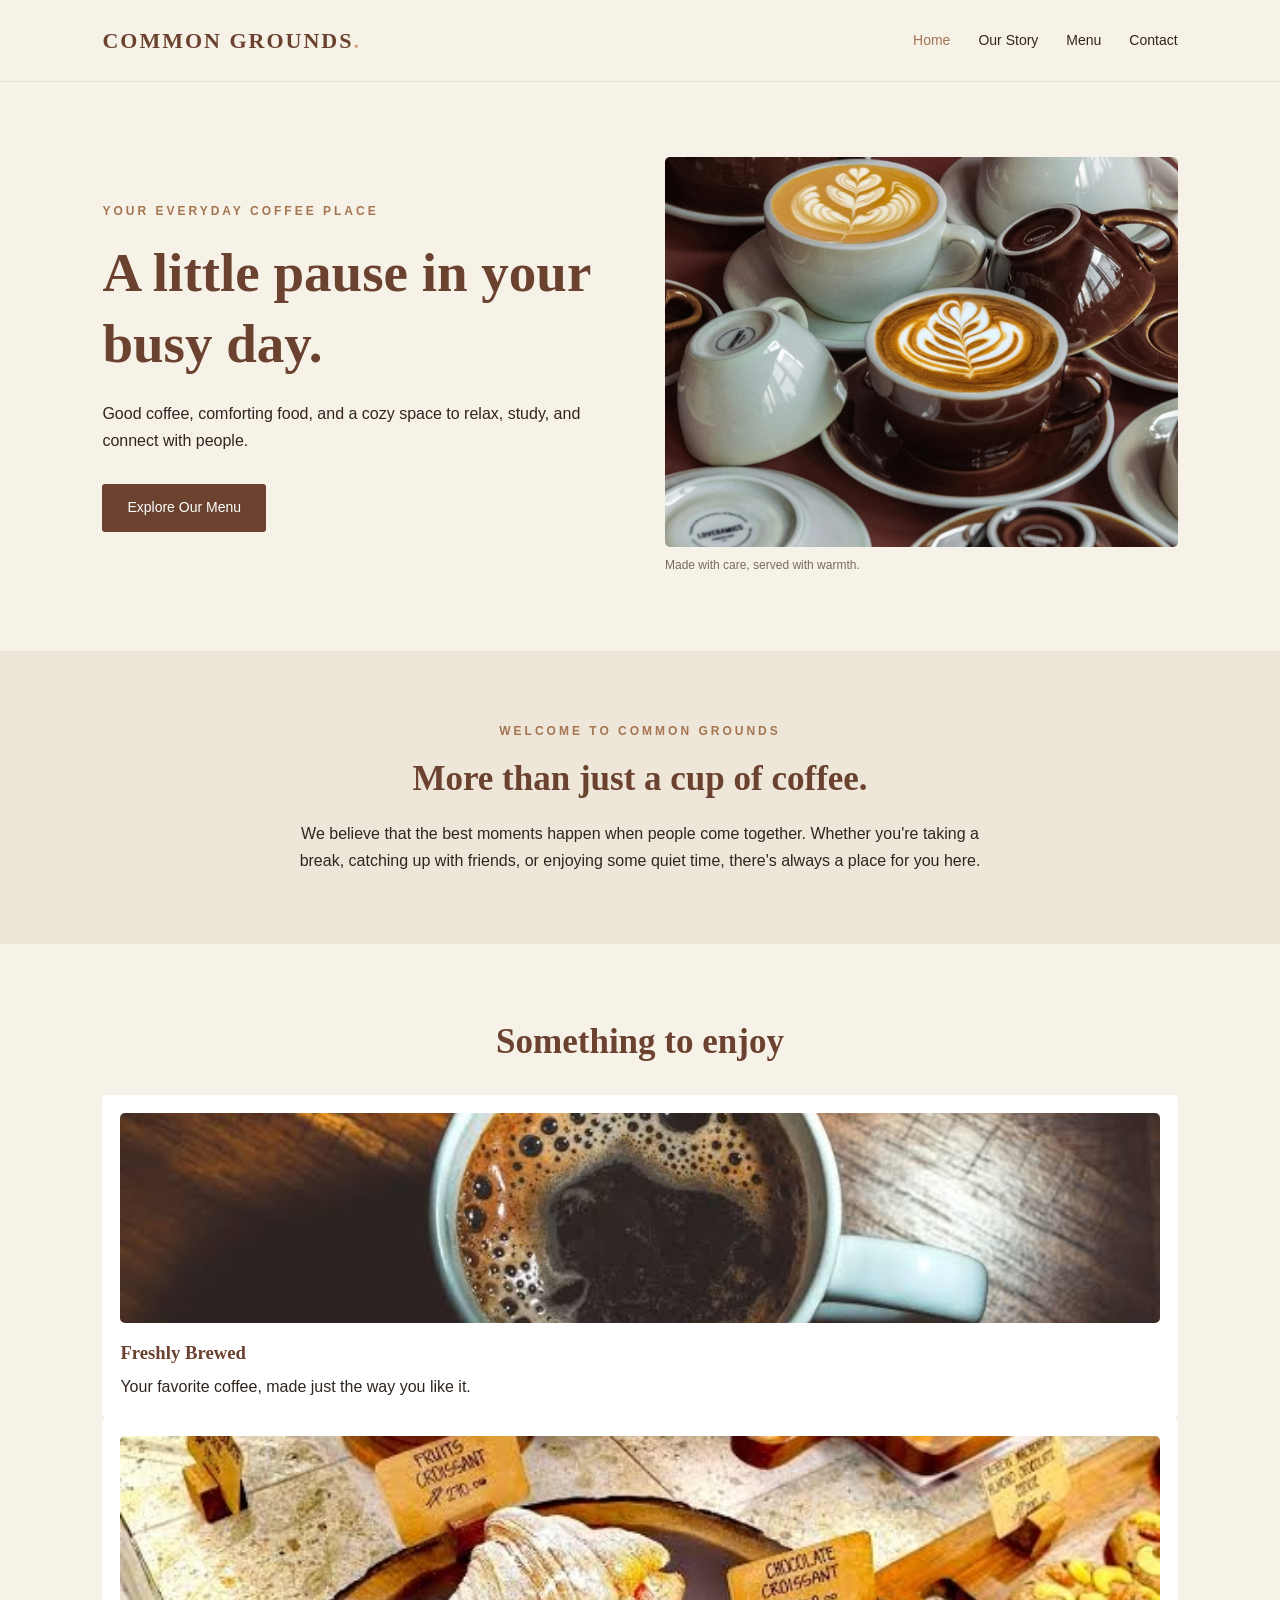
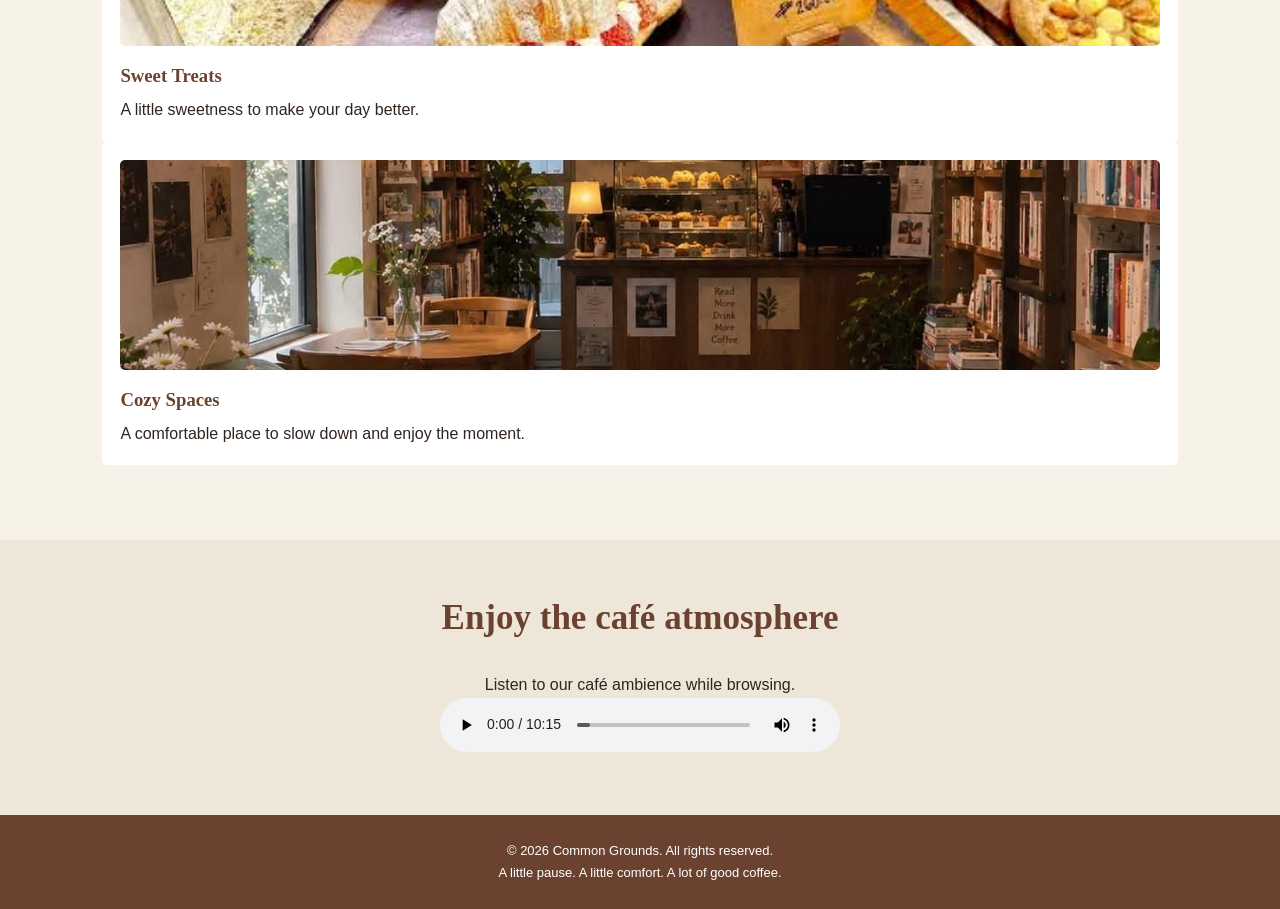
<file: index.html>
<!DOCTYPE html>
<html lang="en">
<head>
    <meta charset="UTF-8">
    <meta name="viewport" content="width=device-width, initial-scale=1.0">
    <title>Home | Common Grounds</title>
    <link rel="stylesheet" href="style.css">
</head>
<body>

    <header>
        <a href="index.html" class="logo">COMMON GROUNDS<span>.</span></a>

        <nav>
            <a href="index.html" aria-current="page">Home</a>
            <a href="about.html">Our Story</a>
            <a href="menu.html">Menu</a>
            <a href="contact.html">Contact</a>
        </nav>
    </header>

    <main>
        <section class="hero">
            <div class="hero-text">
                <p class="eyebrow">YOUR EVERYDAY COFFEE PLACE</p>
                <h1>A little pause in your busy day.</h1>
                <p>
                    Good coffee, comforting food, and a cozy space
                    to relax, study, and connect with people.
                </p>
                <a href="menu.html" class="btn">Explore Our Menu</a>
            </div>

            <figure class="hero-image">
                <img src="images/coffee cup.jpg" alt="Coffee">
                <figcaption>Made with care, served with warmth.</figcaption>
            </figure>
        </section>

        <section class="welcome">
            <p class="eyebrow">WELCOME TO COMMON GROUNDS</p>
            <h2>More than just a cup of coffee.</h2>
            <p>
                We believe that the best moments happen when people
                come together. Whether you're taking a break,
                catching up with friends, or enjoying some quiet time,
                there's always a place for you here.
            </p>
        </section>

        <section class="featured">
            <h2>Something to enjoy</h2>

                <article class="card">
                    <img src="images/brewedcoffee.jpg" alt="A freshly brewed cup of coffee">
                    <h3>Freshly Brewed</h3>
                    <p>Your favorite coffee, made just the way you like it.</p>
                </article>

                <article class="card">
                   <img src="images/pastries.jpg" alt="Pastries">
                    <h3>Sweet Treats</h3>
                    <p>A little sweetness to make your day better.</p>
                </article>

                <article class="card">
                    <img src="images/interior.jpg" alt="Cafe interior">
                    <h3>Cozy Spaces</h3>
                    <p>A comfortable place to slow down and enjoy the moment.</p>
                </article>
            </div>
        </section>

        <section class="audio-section">
            <h2>Enjoy the café atmosphere</h2>
            <p>Listen to our café ambience while browsing.</p>
            <audio controls>
            <source src="audio/10 Minute Countdown Timer - Cozy Coffee Shop With Fireplace & Music (Jazz).mp3" type="audio/mpeg">
                Your browser does not support audio playback.
            </audio>
        </section>
    </main>

    <footer>
        <p>© 2026 Common Grounds. All rights reserved.</p>
        <p>A little pause. A little comfort. A lot of good coffee.</p>
    </footer>

</body>
</html>
</file>
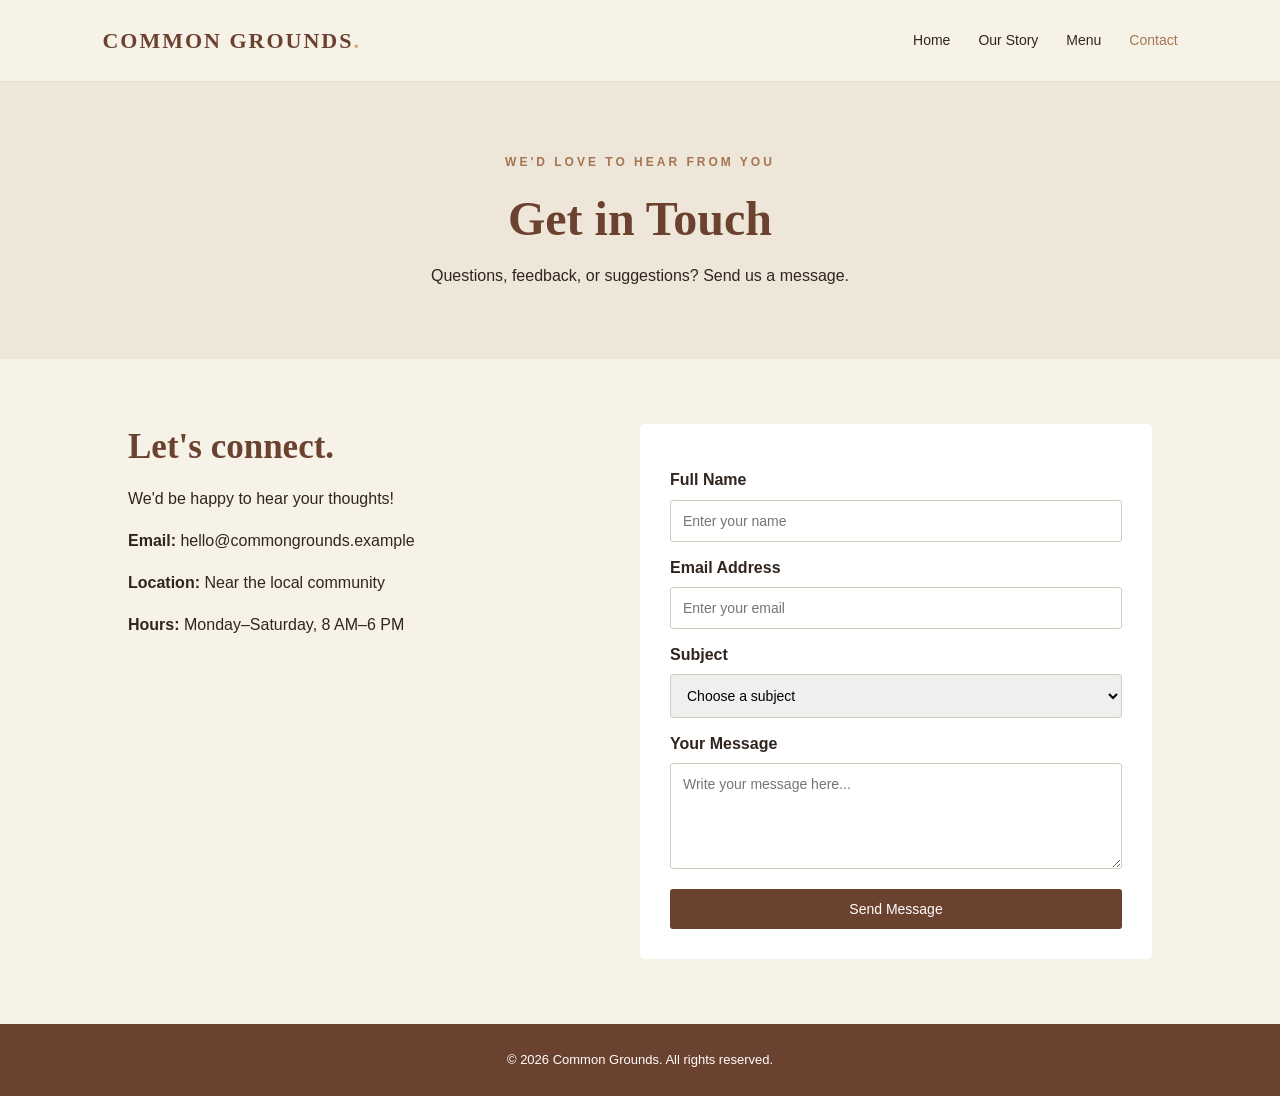
<file: contact.html>
<!DOCTYPE html>
<html lang="en">
<head>
    <meta charset="UTF-8">
    <meta name="viewport" content="width=device-width, initial-scale=1.0">
    <title>Contact | Common Grounds</title>
    <link rel="stylesheet" href="style.css">
</head>
<body>

    <header>
        <a href="index.html" class="logo">COMMON GROUNDS<span>.</span></a>
        <nav>
            <a href="index.html">Home</a>
            <a href="about.html">Our Story</a>
            <a href="menu.html">Menu</a>
            <a href="contact.html" aria-current="page">Contact</a>
        </nav>
    </header>

    <main>
        <section class="page-banner">
            <p class="eyebrow">WE'D LOVE TO HEAR FROM YOU</p>
            <h1>Get in Touch</h1>
            <p>Questions, feedback, or suggestions? Send us a message.</p>
        </section>

        <section class="contact-layout">
            <div class="contact-info">
                <h2>Let's connect.</h2>
                <p>We'd be happy to hear your thoughts!</p>

                <p><strong>Email:</strong> hello@commongrounds.example</p>
                <p><strong>Location:</strong> Near the local community</p>
                <p><strong>Hours:</strong> Monday–Saturday, 8 AM–6 PM</p>
            </div>

            <form class="contact-form" action="#" method="get">
                <label for="name">Full Name</label>
                <input type="text" id="name" name="name" placeholder="Enter your name" required>

                <label for="email">Email Address</label>
                <input type="email" id="email" name="email" placeholder="Enter your email" required>

                <label for="subject">Subject</label>
                <select id="subject" name="subject" required>
                    <option value="">Choose a subject</option>
                    <option value="inquiry">General Inquiry</option>
                    <option value="feedback">Feedback</option>
                    <option value="suggestion">Suggestion</option>
                    <option value="other">Other</option>
                </select>

                <label for="message">Your Message</label>
                <textarea id="message" name="message" rows="5" placeholder="Write your message here..." required></textarea>

                <button type="submit" class="btn">Send Message</button>
            </form>
        </section>
    </main>

    <footer>
        <p>© 2026 Common Grounds. All rights reserved.</p>
    </footer>

</body>
</html>
</file>
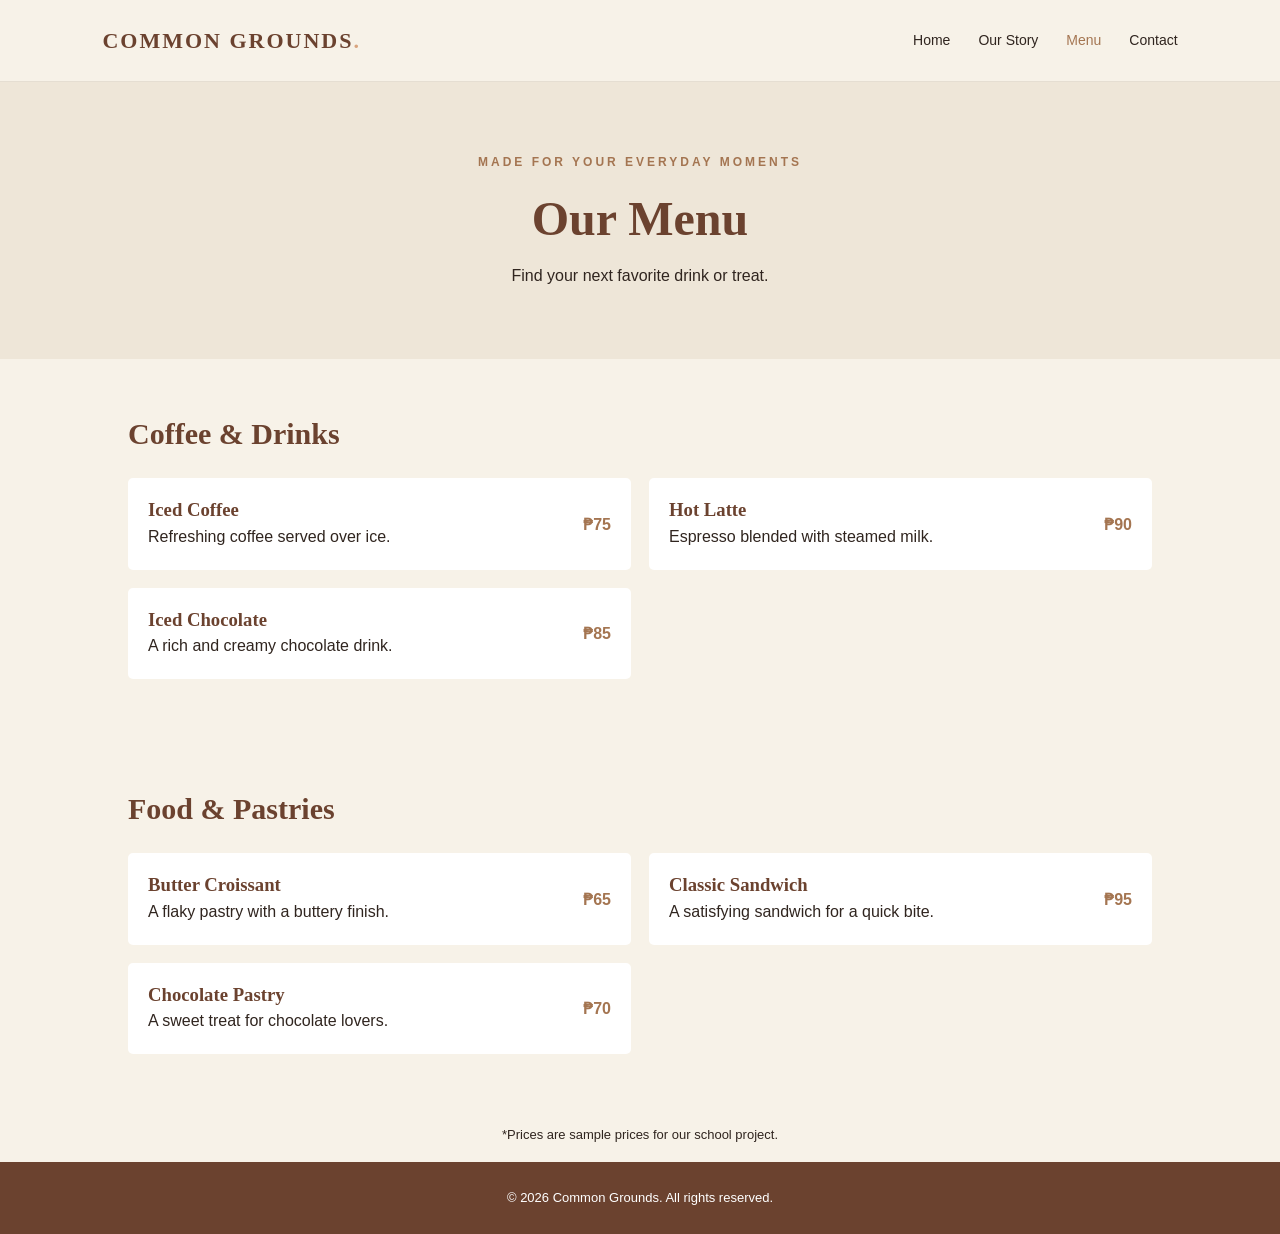
<file: menu.html>
<!DOCTYPE html>
<html lang="en">
<head>
    <meta charset="UTF-8">
    <meta name="viewport" content="width=device-width, initial-scale=1.0">
    <title>Menu | Common Grounds</title>
    <link rel="stylesheet" href="style.css">
</head>
<body>

    <header>
        <a href="index.html" class="logo">COMMON GROUNDS<span>.</span></a>
        <nav>
            <a href="index.html">Home</a>
            <a href="about.html">Our Story</a>
            <a href="menu.html" aria-current="page">Menu</a>
            <a href="contact.html">Contact</a>
        </nav>
    </header>

    <main>
        <section class="page-banner">
            <p class="eyebrow">MADE FOR YOUR EVERYDAY MOMENTS</p>
            <h1>Our Menu</h1>
            <p>Find your next favorite drink or treat.</p>
        </section>

        <section class="menu-section">
            <h2>Coffee & Drinks</h2>

            <div class="menu-grid">
                <article class="menu-item">
                    <div>
                        <h3>Iced Coffee</h3>
                        <p>Refreshing coffee served over ice.</p>
                    </div>
                    <span>₱75</span>
                </article>

                <article class="menu-item">
                    <div>
                        <h3>Hot Latte</h3>
                        <p>Espresso blended with steamed milk.</p>
                    </div>
                    <span>₱90</span>
                </article>

                <article class="menu-item">
                    <div>
                        <h3>Iced Chocolate</h3>
                        <p>A rich and creamy chocolate drink.</p>
                    </div>
                    <span>₱85</span>
                </article>
            </div>
        </section>

        <section class="menu-section">
            <h2>Food & Pastries</h2>

            <div class="menu-grid">
                <article class="menu-item">
                    <div>
                        <h3>Butter Croissant</h3>
                        <p>A flaky pastry with a buttery finish.</p>
                    </div>
                    <span>₱65</span>
                </article>

                <article class="menu-item">
                    <div>
                        <h3>Classic Sandwich</h3>
                        <p>A satisfying sandwich for a quick bite.</p>
                    </div>
                    <span>₱95</span>
                </article>

                <article class="menu-item">
                    <div>
                        <h3>Chocolate Pastry</h3>
                        <p>A sweet treat for chocolate lovers.</p>
                    </div>
                    <span>₱70</span>
                </article>
            </div>
        </section>

        <p class="menu-note">*Prices are sample prices for our school project.</p>
    </main>

    <footer>
        <p>© 2026 Common Grounds. All rights reserved.</p>
    </footer>

</body>
</html>
</file>
<file: style.css>
:root {
    --cream: #F7F2E8;
    --coffee: #6B422F;
    --mocha: #A47551;
    --sage: #A8B49A;
    --latte: #D9A47E;
    --dark: #30251F;
    --white: #FFFFFF;
}

* {
    margin: 0;
    padding: 0;
    box-sizing: border-box;
}

html {
    scroll-behavior: smooth;
}

body {
    background-color: var(--cream);
    color: var(--dark);
    font-family: Arial, sans-serif;
    line-height: 1.7;
}

img {
    width: 100%;
    display: block;
    border-radius: 5px;
}

a {
    text-decoration: none;
    color: inherit;
}

header {
    display: flex;
    justify-content: space-between;
    align-items: center;
    padding: 22px 8%;
    background-color: var(--cream);
    border-bottom: 1px solid #e5ded2;
}

.logo {
    color: var(--coffee);
    font-family: Georgia, serif;
    font-size: 22px;
    font-weight: bold;
    letter-spacing: 2px;
}

.logo span {
    color: var(--latte);
}

nav {
    display: flex;
    gap: 28px;
}

nav a {
    font-size: 14px;
    transition: color 0.3s;
}

nav a:hover,
nav a[aria-current="page"] {
    color: var(--mocha);
}

a:focus-visible,
button:focus-visible {
    outline: 3px solid var(--mocha);
    outline-offset: 4px;
}

.hero {
    display: flex;
    align-items: center;
    justify-content: space-between;
    gap: 50px;
    padding: 75px 8%;
}

.hero-text {
    flex: 1;
}

.eyebrow {
    color: var(--mocha);
    font-size: 12px;
    font-weight: bold;
    letter-spacing: 3px;
    margin-bottom: 15px;
}

h1,
h2,
h3 {
    font-family: Georgia, serif;
    line-height: 1.3;
}

.hero h1 {
    color: var(--coffee);
    font-size: 55px;
    margin-bottom: 20px;
}

.hero-text > p:not(.eyebrow) {
    max-width: 480px;
    margin-bottom: 30px;
}

.hero-image {
    flex: 1;
}

.hero-image img {
    height: 390px;
    object-fit: cover;
}

figcaption {
    color: #776b60;
    font-size: 12px;
    margin-top: 8px;
}

.btn {
    display: inline-block;
    background-color: var(--coffee);
    color: var(--white);
    padding: 12px 25px;
    border: none;
    border-radius: 3px;
    cursor: pointer;
    font-size: 14px;
    transition: background-color 0.3s;
}

.btn:hover {
    background-color: var(--mocha);
}

.welcome {
    text-align: center;
    padding: 70px 15%;
    background-color: #eee6d8;
}

.welcome h2 {
    color: var(--coffee);
    font-size: 35px;
    margin-bottom: 18px;
}

.welcome > p:last-child {
    max-width: 700px;
    margin: auto;
}

.featured,
.values {
    padding: 75px 8%;
    text-align: center;
}

.featured h2,
.values h2,
.audio-section h2 {
    color: var(--coffee);
    font-size: 35px;
    margin-bottom: 30px;
}

.card-grid {
    display: grid;
    grid-template-columns: repeat(3, 1fr);
    gap: 25px;
}

.card {
    background-color: var(--white);
    padding: 18px;
    text-align: left;
    border-radius: 5px;
}

.card img {
    height: 210px;
    object-fit: cover;
    margin-bottom: 18px;
}

.card h3 {
    color: var(--coffee);
    margin-bottom: 8px;
}

.audio-section {
    background-color: #eee6d8;
    text-align: center;
    padding: 55px 8%;
}

audio {
    width: 100%;
    max-width: 400px;
}

/* PAGE BANNER */
.page-banner {
    background-color: #eee6d8;
    text-align: center;
    padding: 70px 10%;
}

.page-banner h1 {
    color: var(--coffee);
    font-size: 48px;
    margin-bottom: 12px;
}

.about-layout {
    display: flex;
    align-items: center;
    gap: 50px;
    padding: 75px 8%;
}

.about-layout figure,
.about-layout > div {
    flex: 1;
}

.about-layout img {
    height: 370px;
    object-fit: cover;
}

.about-layout h2 {
    color: var(--coffee);
    font-size: 35px;
    margin-bottom: 18px;
}

.about-layout p {
    margin-bottom: 15px;
}

.menu-section {
    padding: 55px 10%;
}

.menu-section h2 {
    color: var(--coffee);
    font-size: 30px;
    margin-bottom: 25px;
}

.menu-grid {
    display: grid;
    grid-template-columns: repeat(2, 1fr);
    gap: 18px;
}

.menu-item {
    display: flex;
    justify-content: space-between;
    align-items: center;
    gap: 15px;
    background-color: var(--white);
    padding: 20px;
    border-radius: 5px;
}

.menu-item h3 {
    color: var(--coffee);
}

.menu-item span {
    color: var(--mocha);
    font-weight: bold;
}

.menu-note {
    text-align: center;
    padding: 15px;
    font-size: 13px;
}

.contact-layout {
    display: flex;
    gap: 60px;
    padding: 65px 10%;
}

.contact-info,
.contact-form {
    flex: 1;
}

.contact-info h2 {
    color: var(--coffee);
    font-size: 35px;
    margin-bottom: 15px;
}

.contact-info p {
    margin-bottom: 15px;
}

.contact-form {
    display: flex;
    flex-direction: column;
    background-color: var(--white);
    padding: 30px;
    border-radius: 5px;
}

.contact-form label {
    font-weight: bold;
    margin: 12px 0 6px;
}

.contact-form input,
.contact-form select,
.contact-form textarea {
    width: 100%;
    padding: 12px;
    border: 1px solid #d5cbbd;
    border-radius: 3px;
    font-family: Arial, sans-serif;
    font-size: 14px;
}

.contact-form input:focus,
.contact-form select:focus,
.contact-form textarea:focus {
    outline: 2px solid var(--sage);
    border-color: var(--sage);
}

.contact-form textarea {
    resize: vertical;
}

.contact-form button {
    margin-top: 20px;
}

footer {
    background-color: var(--coffee);
    color: var(--white);
    text-align: center;
    padding: 25px;
    font-size: 13px;
}

@media screen and (max-width: 900px) {
    .hero {
        gap: 30px;
    }

    .hero h1 {
        font-size: 42px;
    }

    .card-grid {
        grid-template-columns: repeat(2, 1fr);
    }

    .contact-layout {
        gap: 30px;
    }
}

@media screen and (max-width: 600px) {
    header {
        flex-direction: column;
        gap: 15px;
        padding: 20px 5%;
    }

    nav {
        justify-content: center;
        flex-wrap: wrap;
        gap: 15px;
    }

    .hero,
    .about-layout,
    .contact-layout {
        flex-direction: column;
        padding: 45px 6%;
    }

    .hero h1 {
        font-size: 38px;
    }

    .hero-image img {
        height: 280px;
    }

    .welcome {
        padding: 50px 7%;
    }

    .welcome h2,
    .featured h2,
    .values h2 {
        font-size: 28px;
    }

    .card-grid,
    .menu-grid {
        grid-template-columns: 1fr;
    }

    .featured,
    .values,
    .menu-section {
        padding: 45px 6%;
    }

    .page-banner {
        padding: 50px 6%;
    }

    .page-banner h1 {
        font-size: 38px;
    }

    .about-layout img {
        height: 280px;
    }

    .contact-form {
        padding: 20px;
    }
}
</file>
